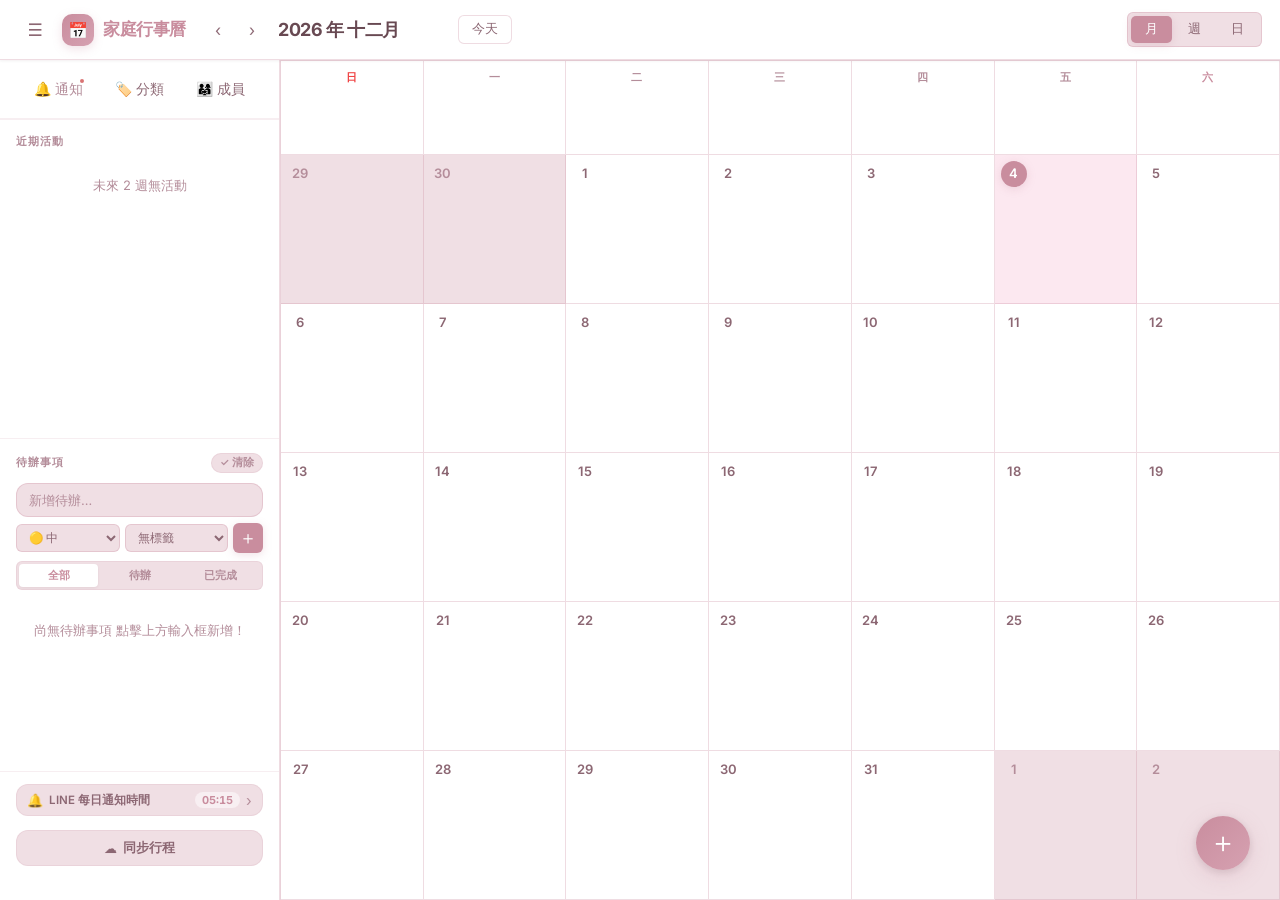
<file: index.html>
<!DOCTYPE html>
<html lang="zh-TW">
<head>
  <meta charset="UTF-8" />
  <meta name="viewport" content="width=device-width, initial-scale=1.0" />
  <meta name="description" content="家庭共用行事曆 — 支援推播提醒、成員管理、分類管理與月週日三種視圖" />
  <meta name="theme-color" content="#6366f1" />
  <title>家庭行事曆 📅</title>
  <link rel="stylesheet" href="style.css?v=7" />
  <link rel="manifest" href="manifest.json" />
</head>
<body>
<div id="app">

  <!-- ── HEADER ── -->
  <header id="header">
    <button id="btn-sidebar" class="btn-icon" title="側欄">☰</button>

    <span class="header-logo" id="header-logo-btn" style="cursor:pointer;" title="點擊修改名稱">
      <span class="logo-icon">📅</span>
      <span id="calendar-name-display">家庭行事曆</span>
    </span>

    <div class="header-nav">
      <button id="btn-prev" class="nav-btn" title="上一期">‹</button>
      <button id="btn-next" class="nav-btn" title="下一期">›</button>
    </div>

    <h1 id="cal-title">載入中…</h1>
    <button id="btn-today" class="btn-today">今天</button>

    <div class="header-spacer"></div>

    <div class="view-toggle" role="group" aria-label="視圖切換">
      <button class="view-btn active" data-view="month" id="view-month">月</button>
      <button class="view-btn" data-view="week"  id="view-week">週</button>
      <button class="view-btn" data-view="day"   id="view-day">日</button>
    </div>
  </header>

  <!-- ── SIDEBAR ── -->
  <aside id="sidebar">
    <div class="sidebar-section" style="display: flex; gap: 6px; justify-content: space-evenly; border-bottom: 1px solid var(--border-soft); padding: 12px 16px;">
      <button id="btn-notif"           class="btn-icon" style="width: auto; padding: 0 8px; font-size: 14px;" title="開啟推播通知">🔔 通知</button>
      <button id="btn-open-categories" class="btn-icon" style="width: auto; padding: 0 8px; font-size: 14px;" title="管理分類">🏷️ 分類</button>
      <button id="btn-open-members"    class="btn-icon" style="width: auto; padding: 0 8px; font-size: 14px;" title="管理家庭成員">👨‍👩‍👧 成員</button>
    </div>
    <div class="sidebar-section" style="flex:1; display:flex; flex-direction:column; min-height:0; padding-bottom:0;">
      <div class="sidebar-label" style="flex-shrink:0;">近期活動</div>
      <div id="upcoming-list" style="flex:1; overflow-y:auto; padding-bottom:14px; margin:0 -4px; padding:0 4px;"></div>
    </div>

    <!-- ── TODO LIST ── -->
    <div class="sidebar-section todo-section" style="flex:1; display:flex; flex-direction:column; min-height:0; gap:0;">
      <div class="todo-header">
        <div class="sidebar-label" style="margin-bottom:0;">待辦事項</div>
        <div class="todo-header-actions">
          <span id="todo-count-badge" class="todo-count-badge"></span>
          <button id="btn-clear-done-todos" class="todo-clear-btn" title="清除已完成">✓ 清除</button>
        </div>
      </div>

      <!-- Add todo input -->
      <div class="todo-add-row">
        <input id="todo-input" class="todo-input" type="text" placeholder="新增待辦…" maxlength="60" autocomplete="off" />
        <div class="todo-add-options">
          <select id="todo-priority" class="todo-select" title="優先度">
            <option value="high">🔴 高</option>
            <option value="medium" selected>🟡 中</option>
            <option value="low">🟢 低</option>
          </select>
          <select id="todo-category" class="todo-select" title="分類標籤">
            <option value="">無標籤</option>
          </select>
          <button id="btn-add-todo" class="todo-add-btn" title="新增">＋</button>
        </div>
      </div>

      <!-- Filter tabs -->
      <div class="todo-filter-tabs">
        <button class="todo-tab active" data-filter="all" id="todo-tab-all">全部</button>
        <button class="todo-tab" data-filter="pending" id="todo-tab-pending">待辦</button>
        <button class="todo-tab" data-filter="done" id="todo-tab-done">已完成</button>
      </div>

      <!-- Todo list -->
      <div id="todo-list" class="todo-list"></div>
    </div>

    <!-- GitHub Sync -->
    <div class="sidebar-sync">
      <!-- LINE Notify Time (collapsible) -->
      <div class="line-notify-collapsible">
        <button id="btn-line-notify-toggle" class="line-notify-toggle-btn" title="展開/收合 LINE 通知時間設定" aria-expanded="false">
          <span class="line-notify-toggle-icon">🔔</span>
          <span class="line-notify-toggle-label">LINE 每日通知時間</span>
          <span class="line-notify-current-time" id="line-notify-time-display"></span>
          <span class="line-notify-chevron">›</span>
        </button>
        <div class="line-notify-body" id="line-notify-body">
          <div class="line-notify-inner">
            <div style="display: flex; gap: 8px;">
              <input type="time" id="line-notify-time" class="form-input" style="flex: 1; padding: 4px 8px; font-size: 13px;">
              <button id="btn-save-notify-time" class="btn-primary" style="padding: 4px 12px; font-size: 13px; width: auto;">儲存</button>
            </div>
          </div>
        </div>
      </div>
      <button id="btn-github-sync" class="github-sync-btn" title="同步行程到 GitHub（讓每日 LINE 通知生效）">
        <span id="sync-icon">☁️</span> 同步行程
      </button>
      <div id="sync-status" class="sync-status"></div>
    </div>
  </aside>

  <!-- ── MAIN ── -->
  <main id="main">
    <div id="calendar-container"></div>
  </main>

</div>

<!-- ── DAY PANEL ── -->
<div id="day-panel" role="complementary" aria-label="當日活動">
  <div class="day-panel-header">
    <div id="day-panel-title">活動詳情</div>
    <button id="day-panel-close" title="關閉">✕</button>
  </div>
  <div id="day-panel-list"></div>
  <div class="day-panel-footer">
    <button id="day-panel-add" type="button">＋ 新增活動</button>
  </div>
</div>

<!-- ── MODAL OVERLAY ── -->
<div id="modal-overlay" role="presentation"></div>

<!-- ── EVENT VIEW MODAL (compact popup) ── -->
<div id="event-view-modal" class="modal event-popup" role="dialog" aria-modal="true">
  <!-- Top action bar -->
  <div class="popup-action-bar">
    <div class="popup-action-spacer"></div>
    <button id="btn-edit-event"         class="popup-action-btn" title="編輯">✏️</button>
    <button id="btn-delete-event-view"  class="popup-action-btn" title="刪除">🗑️</button>
    <button id="btn-close-view-modal"   class="popup-action-btn popup-action-close" title="關閉">✕</button>
  </div>
  <!-- Content (injected by JS) -->
  <div id="event-view-body" class="popup-body"></div>
</div>

<!-- ── EVENT MODAL (EDIT) ── -->
<div id="event-modal" class="modal" role="dialog" aria-modal="true" aria-labelledby="modal-title">
  <div class="modal-header">
    <div id="modal-title">新增活動</div>
    <button id="btn-close-modal" title="關閉">✕</button>
  </div>

  <div class="modal-body">

    <!-- Title -->
    <div class="form-group">
      <label class="form-label" for="ev-title">活動標題 *</label>
      <input id="ev-title" class="form-input" type="text" placeholder="輸入活動名稱…" maxlength="80" autocomplete="off" />
    </div>

    <!-- All day toggle -->
    <div class="toggle-row">
      <input type="checkbox" id="ev-allday" class="toggle-input" />
      <label for="ev-allday">整天活動</label>
    </div>

    <!-- All-day date range (shown when allDay is checked) -->
    <div id="allday-fields" style="display:none; gap:10px;">
      <div class="form-group" style="flex:1">
        <label class="form-label" for="ev-allday-start">開始日期 *</label>
        <input id="ev-allday-start" class="form-input" type="date" />
      </div>
      <div class="form-group" style="flex:1">
        <label class="form-label" for="ev-allday-end">結束日期</label>
        <input id="ev-allday-end" class="form-input" type="date" />
      </div>
    </div>

    <!-- DateTime (shown when NOT allDay) -->
    <div id="time-fields">
      <div class="form-group">
        <label class="form-label" for="ev-datetime">開始時間 *</label>
        <input id="ev-datetime" class="form-input" type="datetime-local" />
      </div>
      <div class="form-group">
        <label class="form-label" for="ev-end-datetime">結束時間</label>
        <input id="ev-end-datetime" class="form-input" type="datetime-local" />
      </div>
    </div>

    <!-- Category — dynamically rendered by app.js -->
    <div class="form-group">
      <div class="form-label">分類</div>
      <div id="cat-pills-container" class="cat-pills"></div>
    </div>

    <!-- Members -->
    <div class="form-group">
      <div class="form-label">參與成員</div>
      <div id="member-checkboxes"></div>
    </div>

    <!-- Location -->
    <div class="form-group">
      <label class="form-label" for="ev-location">地點</label>
      <input id="ev-location" class="form-input" type="text" placeholder="輸入地點（選填）" />
    </div>

    <!-- URL -->
    <div class="form-group">
      <label class="form-label" for="ev-url">網址連結</label>
      <input id="ev-url" class="form-input" type="url" placeholder="https://...（選填）" />
    </div>

    <!-- Description -->
    <div class="form-group">
      <label class="form-label" for="ev-description">備註</label>
      <textarea id="ev-description" class="form-textarea" placeholder="新增備註說明（選填）…"></textarea>
    </div>

    <!-- Reminder -->
    <div class="form-group">
      <label class="form-label">提醒時間 (活動開始前)</label>
      <div style="display: flex; gap: 8px; align-items: center;">
        <select id="ev-reminder-toggle" class="form-select" style="width: 110px;">
          <option value="custom">開啟提醒</option>
          <option value="none">不提醒</option>
        </select>
        <input id="ev-reminder-value" type="number" class="form-input" value="30" min="0" style="width: 70px; padding: 6px 8px;" />
        <select id="ev-reminder-unit" class="form-select" style="width: 80px; padding: 6px 8px;">
          <option value="1">分鐘</option>
          <option value="60">小時</option>
          <option value="1440">天</option>
        </select>
      </div>
    </div>

    <!-- Repeat -->
    <div class="form-group">
      <label class="form-label" for="ev-repeat">重複</label>
      <select id="ev-repeat" class="form-select">
        <option value="none">不重複</option>
        <option value="daily">每天</option>
        <option value="weekly">每週</option>
        <option value="monthly">每月</option>
        <option value="yearly">每年</option>
      </select>
    </div>

    <!-- Advanced Repeat Options -->
    <div id="advanced-repeat-options" style="display: none; flex-direction: column; gap: 12px; margin-top: 4px; padding: 14px; background: var(--bg-hover); border-radius: var(--radius-md); border: 1px solid var(--border-soft);">
      
      <!-- Weekly specific days -->
      <div id="repeat-weekly-days" class="form-group" style="display: none;">
        <label class="form-label">重複於星期</label>
        <div class="weekly-day-pills">
          <label class="weekly-day-pill"><input type="checkbox" value="1"><span>一</span></label>
          <label class="weekly-day-pill"><input type="checkbox" value="2"><span>二</span></label>
          <label class="weekly-day-pill"><input type="checkbox" value="3"><span>三</span></label>
          <label class="weekly-day-pill"><input type="checkbox" value="4"><span>四</span></label>
          <label class="weekly-day-pill"><input type="checkbox" value="5"><span>五</span></label>
          <label class="weekly-day-pill"><input type="checkbox" value="6"><span>六</span></label>
          <label class="weekly-day-pill"><input type="checkbox" value="0"><span>日</span></label>
        </div>
      </div>

      <!-- Monthly specific date -->
      <div id="repeat-monthly-date" class="form-group" style="display: none;">
        <label class="form-label" for="ev-repeat-monthly-date">每月重複於</label>
        <div style="display: flex; align-items: center; gap: 8px;">
          <span style="font-size: 13px; color: var(--text-secondary);">每月</span>
          <input id="ev-repeat-monthly-date" class="form-input" type="number" min="1" max="31" value="1" style="width: 70px; padding: 6px 8px; text-align: center;" />
          <span style="font-size: 13px; color: var(--text-secondary);">日</span>
        </div>
      </div>

      <!-- Repeat End -->
      <div class="form-group">
        <label class="form-label">結束重複</label>
        <div style="display: flex; flex-direction: column; gap: 8px; margin-top: 4px;">
          <label style="display: flex; align-items: center; gap: 8px; font-size: 13px; cursor: pointer;">
            <input type="radio" name="ev-repeat-end-type" value="never" checked class="toggle-input" style="border-radius: 50%;"> 永不結束
          </label>
          <label style="display: flex; align-items: center; gap: 8px; font-size: 13px; cursor: pointer;">
            <input type="radio" name="ev-repeat-end-type" value="date" class="toggle-input" style="border-radius: 50%;"> 
            直到 <input id="ev-repeat-end-date" type="date" class="form-input" style="width: 140px; padding: 4px 8px;" disabled />
          </label>
          <label style="display: flex; align-items: center; gap: 8px; font-size: 13px; cursor: pointer;">
            <input type="radio" name="ev-repeat-end-type" value="count" class="toggle-input" style="border-radius: 50%;"> 
            重複 <input id="ev-repeat-end-count" type="number" class="form-input" min="1" max="999" value="10" style="width: 70px; padding: 4px 8px;" disabled /> 次後結束
          </label>
        </div>
      </div>

    </div>

  </div>

  <div class="modal-footer">
    <button id="btn-save-event" class="btn-primary" type="button">儲存活動</button>
    <button id="btn-close-modal-footer" class="btn-secondary" type="button">取消</button>
    <button id="btn-delete-event" class="btn-danger" type="button" style="display:none">🗑 刪除</button>
  </div>
</div>

<!-- ── MEMBER MODAL ── -->
<div id="member-modal" class="modal" role="dialog" aria-modal="true">
  <div class="modal-header">
    <div style="font-size:17px;font-weight:700;flex:1">👨‍👩‍👧 家庭成員</div>
    <button id="btn-close-member-modal" title="關閉"
      style="width:30px;height:30px;border-radius:6px;color:var(--text-muted);font-size:18px;display:flex;align-items:center;justify-content:center;transition:var(--transition);">✕</button>
  </div>
  <div class="modal-body">
    <div id="member-list" style="display:flex;flex-direction:column;gap:8px;"></div>
    <div class="member-add-form">
      <div class="form-group" style="flex:1;min-width:120px">
        <label class="form-label" for="new-member-name">成員名稱</label>
        <input id="new-member-name" class="form-input" type="text" placeholder="e.g. 奶奶" maxlength="20" />
      </div>
      <div class="form-group">
        <label class="form-label">表情</label>
        <input id="new-member-emoji" class="member-emoji-input" type="text" maxlength="2" placeholder="👤" />
      </div>
      <div class="form-group">
        <label class="form-label">顏色</label>
        <input id="new-member-color" class="member-color-input" type="color" value="#818cf8" />
      </div>
      <button id="btn-add-member" class="btn-add-member" type="button">＋ 新增</button>
    </div>
  </div>
</div>

<!-- ── CATEGORY MODAL ── -->
<div id="category-modal" class="modal" role="dialog" aria-modal="true">
  <div class="modal-header">
    <div style="font-size:17px;font-weight:700;flex:1">🏷️ 管理分類</div>
    <button id="btn-close-category-modal" title="關閉"
      style="width:30px;height:30px;border-radius:6px;color:var(--text-muted);font-size:18px;display:flex;align-items:center;justify-content:center;transition:var(--transition);">✕</button>
  </div>
  <div class="modal-body">

    <!-- Category list (rendered by JS) -->
    <div class="category-list" id="category-list"></div>

    <!-- Add new category -->
    <div class="category-add-form">
      <div class="form-group" style="flex:1;min-width:120px">
        <label class="form-label" for="new-cat-label">分類名稱</label>
        <input id="new-cat-label" class="form-input" type="text" placeholder="e.g. 運動" maxlength="16" />
      </div>
      <div class="form-group">
        <label class="form-label">表情</label>
        <input id="new-cat-emoji" class="member-emoji-input" type="text" maxlength="2" placeholder="🏷️" />
      </div>
      <div class="form-group">
        <label class="form-label">顏色</label>
        <input id="new-cat-color" class="member-color-input" type="color" value="#6366f1" />
      </div>
      <button id="btn-add-category" class="btn-add-member" type="button">＋ 新增</button>
    </div>

  </div>
  <div class="modal-footer">
    <button id="btn-reset-categories" class="btn-secondary" type="button" style="font-size:12.5px;">
      ↺ 重置為預設
    </button>
  </div>
</div>

<!-- ── REPEAT ACTION MODAL ── -->
<div id="repeat-action-modal" class="modal" role="dialog" aria-modal="true" style="z-index: 2000; width: 320px;">
  <div class="modal-header" style="border-bottom: none; padding-bottom: 0;">
    <div style="font-size:16px;font-weight:700;">編輯重複活動</div>
  </div>
  <div class="modal-body" style="padding-top: 10px;">
    <div style="font-size: 14px; color: var(--text-secondary); margin-bottom: 16px;">
      這是一個重複的活動。你要套用變更到哪個範圍？
    </div>
    <div style="display: flex; flex-direction: column; gap: 8px;">
      <button id="btn-repeat-only-this" class="btn-primary" style="background: var(--bg-hover); color: var(--text-main);">僅此活動</button>
      <button id="btn-repeat-following" class="btn-primary" style="background: var(--bg-hover); color: var(--text-main);">此活動及後續活動</button>
      <button id="btn-repeat-all" class="btn-primary" style="background: var(--bg-hover); color: var(--text-main);">所有活動</button>
    </div>
  </div>
  <div class="modal-footer" style="border-top: none;">
    <button id="btn-repeat-cancel" class="btn-secondary" style="width: 100%;">取消</button>
  </div>
</div>

<!-- ── FAB ── -->
<button id="btn-add-event" title="新增活動" aria-label="新增活動">＋</button>

<!-- ── TOAST ── -->
<div id="toast" role="status" aria-live="polite"></div>

<script type="module" src="app.js?v=27"></script>
</body>
</html>
</file>
<file: style.css>
/* ============================================================
   style.css — Family Calendar · Light Theme Design System
   ============================================================ */

@import url('https://fonts.googleapis.com/css2?family=Inter:wght@300;400;500;600;700&display=swap');

/* ── CSS Variables ───────────────────────────────────────── */
:root {
  --bg-base:     #f8eff2;
  --bg-surface:  #ffffff;
  --bg-elevated: #f0dfe4;
  --bg-hover:    rgba(201, 141, 158, 0.12);
  --bg-glass:    rgba(255, 255, 255, 0.85);

  --border:      rgba(201, 141, 158, 0.3);
  --border-soft: rgba(201, 141, 158, 0.15);
  --border-focus: #c98d9e;

  --accent:      #c98d9e;
  --accent-2:    #d6a1b1;
  --accent-light: #f8eff2;
  --accent-glow: rgba(201, 141, 158, 0.25);

  --text-primary:   #684952;
  --text-secondary: #8c6773;
  --text-muted:     #b48d9a;

  --success: #678b7b;
  --danger:  #d97373;
  --warning: #d9ab55;

  --radius-sm:   6px;
  --radius-md:   12px;
  --radius-lg:   18px;
  --radius-xl:   24px;
  --radius-full: 9999px;

  --shadow-xs: 0 1px 3px rgba(104,73,82,0.05), 0 1px 2px rgba(104,73,82,0.03);
  --shadow-sm: 0 3px 10px rgba(104,73,82,0.07), 0 1px 3px rgba(104,73,82,0.04);
  --shadow-md: 0 8px 28px rgba(104,73,82,0.1), 0 3px 8px rgba(104,73,82,0.05);
  --shadow-lg: 0 20px 60px rgba(104,73,82,0.14), 0 8px 20px rgba(104,73,82,0.07);
  --shadow-glow: 0 0 0 3px var(--accent-glow);

  --sidebar-w: 280px;
  --header-h:  60px;
  --transition: 0.2s cubic-bezier(0.4,0,0.2,1);
}

/* ── Reset ───────────────────────────────────────────────── */
*, *::before, *::after { box-sizing: border-box; margin: 0; padding: 0; }
html, body { height: 100%; overflow: hidden; }
body {
  font-family: 'Inter', system-ui, sans-serif;
  background: var(--bg-base);
  color: var(--text-primary);
  font-size: 14px;
  line-height: 1.5;
  -webkit-font-smoothing: antialiased;
}
button { cursor: pointer; border: none; background: none; font-family: inherit; }
input, textarea, select { font-family: inherit; }

/* ── Scrollbar ───────────────────────────────────────────── */
::-webkit-scrollbar { width: 6px; height: 6px; }
::-webkit-scrollbar-track { background: transparent; }
::-webkit-scrollbar-thumb { background: rgba(0,0,0,0.12); border-radius: 3px; }
::-webkit-scrollbar-thumb:hover { background: rgba(0,0,0,0.2); }

/* ── Layout ──────────────────────────────────────────────── */
#app {
  display: grid;
  grid-template-rows: var(--header-h) 1fr;
  grid-template-columns: var(--sidebar-w) 1fr;
  grid-template-areas:
    "header header"
    "sidebar main";
  height: 100dvh;
  width: 100vw;
  transition: grid-template-columns var(--transition);
}

body.sidebar-closed #app {
  grid-template-columns: 0px 1fr;
}
body.sidebar-closed #sidebar {
  opacity: 0;
  pointer-events: none;
  visibility: hidden;
}

/* ── Header ──────────────────────────────────────────────── */
#header {
  grid-area: header;
  display: flex;
  align-items: center;
  gap: 10px;
  padding: 0 18px;
  background: var(--bg-surface);
  border-bottom: 1px solid var(--border);
  z-index: 100;
  box-shadow: var(--shadow-xs);
}

.header-logo {
  display: flex;
  align-items: center;
  gap: 9px;
  font-weight: 700;
  font-size: 17px;
  color: var(--accent);
  text-decoration: none;
  margin-right: 6px;
  letter-spacing: -0.4px;
}
.header-logo .logo-icon {
  width: 32px; height: 32px;
  background: linear-gradient(135deg, var(--accent), var(--accent-2));
  border-radius: 10px;
  display: flex; align-items: center; justify-content: center;
  font-size: 16px;
  box-shadow: 0 3px 10px var(--accent-glow);
  color: white;
}

#cal-title {
  font-size: 18px;
  font-weight: 700;
  color: var(--text-primary);
  min-width: 170px;
  letter-spacing: -0.4px;
}

.header-nav { display: flex; gap: 2px; }
.nav-btn {
  width: 32px; height: 32px;
  border-radius: var(--radius-sm);
  display: flex; align-items: center; justify-content: center;
  color: var(--text-secondary);
  font-size: 16px;
  transition: var(--transition);
}
.nav-btn:hover { background: var(--bg-hover); color: var(--accent); }

.btn-today {
  padding: 5px 13px;
  border: 1.5px solid var(--border);
  border-radius: var(--radius-sm);
  color: var(--text-secondary);
  font-size: 12.5px;
  font-weight: 500;
  transition: var(--transition);
  background: var(--bg-surface);
}
.btn-today:hover { border-color: var(--accent); color: var(--accent); background: var(--accent-light); }

.header-spacer { flex: 1; }

/* View toggle */
.view-toggle {
  display: flex;
  background: var(--bg-elevated);
  border-radius: var(--radius-sm);
  padding: 3px;
  gap: 2px;
  border: 1px solid var(--border);
}
.view-btn {
  padding: 5px 14px;
  border-radius: 5px;
  font-size: 12.5px;
  font-weight: 500;
  color: var(--text-secondary);
  transition: var(--transition);
}
.view-btn:hover { color: var(--accent); background: var(--bg-hover); }
.view-btn.active {
  background: var(--accent);
  color: #fff;
  box-shadow: 0 2px 8px var(--accent-glow);
}

/* Header icon buttons */
.btn-icon {
  width: 34px; height: 34px;
  border-radius: var(--radius-sm);
  display: flex; align-items: center; justify-content: center;
  color: var(--text-secondary);
  font-size: 17px;
  transition: var(--transition);
  position: relative;
}
.btn-icon:hover { background: var(--bg-hover); color: var(--accent); }

.btn-icon.notif-off { color: var(--text-muted); }
.btn-icon.notif-off::after {
  content: '';
  position: absolute;
  top: 5px; right: 5px;
  width: 8px; height: 8px;
  background: var(--danger);
  border-radius: 50%;
  border: 2px solid var(--bg-surface);
  animation: pulse-dot 2s infinite;
}
@keyframes pulse-dot {
  0%, 100% { transform: scale(1); opacity: 1; }
  50% { transform: scale(1.3); opacity: 0.7; }
}

/* ── Sidebar ─────────────────────────────────────────────── */
#sidebar {
  grid-area: sidebar;
  background: var(--bg-surface);
  border-right: 1px solid var(--border);
  display: flex;
  flex-direction: column;
  overflow: hidden;
  transition: var(--transition);
}

.sidebar-section { padding: 14px 16px; }
.sidebar-section + .sidebar-section { border-top: 1px solid var(--border-soft); }

.sidebar-label {
  font-size: 10.5px;
  font-weight: 700;
  letter-spacing: 1px;
  text-transform: uppercase;
  color: var(--text-muted);
  margin-bottom: 10px;
}

/* GitHub Sync */
.sidebar-sync {
  padding: 12px 16px;
  border-top: 1px solid var(--border-soft);
  display: flex;
  flex-direction: column;
  gap: 6px;
}
/* LINE Notify collapsible */
.line-notify-collapsible {
  margin-bottom: 8px;
  border-radius: var(--radius-md);
  border: 1px solid var(--border-soft);
  overflow: hidden;
  background: var(--bg-elevated);
}

.line-notify-toggle-btn {
  width: 100%;
  display: flex;
  align-items: center;
  gap: 6px;
  padding: 7px 10px;
  background: none;
  border: none;
  cursor: pointer;
  font-family: inherit;
  text-align: left;
  transition: var(--transition);
}
.line-notify-toggle-btn:hover { background: var(--bg-hover); }

.line-notify-toggle-icon { font-size: 13px; flex-shrink: 0; }

.line-notify-toggle-label {
  font-size: 11.5px;
  font-weight: 600;
  color: var(--text-secondary);
  flex: 1;
  white-space: nowrap;
}

.line-notify-current-time {
  font-size: 11px;
  font-weight: 700;
  color: var(--accent);
  background: var(--accent-light);
  border-radius: var(--radius-full);
  padding: 1px 7px;
  font-variant-numeric: tabular-nums;
}

.line-notify-chevron {
  font-size: 15px;
  color: var(--text-muted);
  transition: transform var(--transition);
  line-height: 1;
  flex-shrink: 0;
}
.line-notify-collapsible.open .line-notify-chevron {
  transform: rotate(90deg);
}

.line-notify-body {
  max-height: 0;
  overflow: hidden;
  transition: max-height 0.25s cubic-bezier(0.4, 0, 0.2, 1);
}
.line-notify-collapsible.open .line-notify-body {
  max-height: 80px;
}

.line-notify-inner {
  padding: 4px 10px 10px;
  border-top: 1px solid var(--border-soft);
}

.github-sync-btn {
  width: 100%;
  padding: 8px 12px;
  border-radius: var(--radius-md);
  background: var(--bg-elevated);
  border: 1px solid var(--border-soft);
  color: var(--text-secondary);
  font-size: 13px;
  font-weight: 600;
  cursor: pointer;
  transition: var(--transition);
  display: flex;
  align-items: center;
  justify-content: center;
  gap: 6px;
}
.github-sync-btn:hover { background: var(--bg-hover); color: var(--accent); border-color: var(--accent); }
.github-sync-btn:disabled { opacity: 0.6; cursor: not-allowed; }
.sync-status {
  font-size: 11.5px;
  color: var(--text-muted);
  text-align: center;
  min-height: 16px;
  transition: var(--transition);
}
.sync-status.success { color: #16a34a; }
.sync-status.error   { color: var(--danger); }
.sync-status.syncing { color: var(--accent); }

/* Mini Calendar */
.mini-cal-title {
  font-size: 13px;
  font-weight: 600;
  color: var(--text-primary);
  margin-bottom: 10px;
  text-align: center;
}
.mini-cal-grid {
  display: grid;
  grid-template-columns: repeat(7, 1fr);
  gap: 2px;
  text-align: center;
}
.mini-cal-head {
  font-size: 10px;
  font-weight: 600;
  color: var(--text-muted);
  padding: 3px 0;
}
.mini-cal-day {
  font-size: 12px;
  padding: 5px 0;
  border-radius: var(--radius-sm);
  cursor: pointer;
  color: var(--text-secondary);
  transition: var(--transition);
}
.mini-cal-day:hover { background: var(--accent-light); color: var(--accent); }
.mini-cal-day.today {
  background: var(--accent);
  color: #fff;
  font-weight: 700;
  box-shadow: 0 2px 8px var(--accent-glow);
}

/* Upcoming events */
.upcoming-date-label {
  font-size: 10.5px;
  font-weight: 700;
  color: var(--accent);
  text-transform: uppercase;
  letter-spacing: 0.5px;
  margin: 10px 0 4px;
}
.upcoming-item {
  display: flex;
  align-items: center;
  gap: 10px;
  padding: 7px 8px;
  border-radius: var(--radius-md);
  cursor: pointer;
  transition: var(--transition);
}
.upcoming-item:hover { background: var(--bg-hover); }
.upcoming-dot {
  width: 8px; height: 8px;
  border-radius: 50%;
  background: var(--ev-color, var(--accent));
  flex-shrink: 0;
}
.upcoming-info { flex: 1; min-width: 0; }
.upcoming-title {
  font-size: 13px;
  font-weight: 500;
  color: var(--text-primary);
  white-space: nowrap;
  overflow: hidden;
  text-overflow: ellipsis;
}
.upcoming-time { font-size: 11px; color: var(--text-muted); margin-top: 1px; }
.upcoming-avatar {
  width: 22px; height: 22px;
  border-radius: 50%;
  display: flex; align-items: center; justify-content: center;
  font-size: 11px;
  flex-shrink: 0;
}
.upcoming-empty { font-size: 13px; color: var(--text-muted); text-align: center; padding: 16px 0; }

/* ── Main area ───────────────────────────────────────────── */
#main {
  grid-area: main;
  display: flex;
  flex-direction: column;
  overflow: hidden;
  background: var(--bg-base);
  position: relative;
}

#calendar-container {
  flex: 1;
  overflow: hidden;
  position: relative;
}

/* ── MONTH GRID ──────────────────────────────────────────── */
.cal-month-grid {
  display: grid;
  grid-template-columns: repeat(7, 1fr);
  height: 100%;
  border-left: 1px solid var(--border);
  border-top: 1px solid var(--border);
  background: var(--bg-base);
}

.cal-weekday-header {
  padding: 9px 0;
  text-align: center;
  font-size: 10.5px;
  font-weight: 700;
  letter-spacing: 0.8px;
  text-transform: uppercase;
  color: var(--text-muted);
  border-right: 1px solid var(--border);
  border-bottom: 1px solid var(--border);
  background: var(--bg-surface);
}
.cal-weekday-header.sunday  { color: #ef4444; }
.cal-weekday-header.saturday { color: var(--accent); }

.cal-day-cell {
  border-right: 1px solid var(--border);
  border-bottom: 1px solid var(--border);
  padding: 6px;
  cursor: crosshair;
  user-select: none;
  transition: background var(--transition);
  display: flex;
  flex-direction: column;
  gap: 3px;
  min-height: 90px;
  overflow: hidden;
  background: var(--bg-surface);
}
.cal-day-cell:hover { background: #fdf5f8; }
.cal-day-cell.faded { background: var(--bg-elevated); }
.cal-day-cell.faded .cal-day-num { color: var(--text-muted); }
.cal-day-cell.today { background: #fce8f0; }

.cal-day-num {
  font-size: 13px;
  font-weight: 600;
  color: var(--text-secondary);
  width: 26px; height: 26px;
  display: flex; align-items: center; justify-content: center;
  border-radius: 50%;
  flex-shrink: 0;
  transition: var(--transition);
}
.cal-day-cell.today .cal-day-num {
  background: var(--accent);
  color: #fff;
  box-shadow: 0 2px 8px var(--accent-glow);
}

.cal-day-events { display: flex; flex-direction: column; gap: 2px; flex: 1; overflow: hidden; }

.cal-event-pill {
  display: flex;
  align-items: center;
  gap: 5px;
  padding: 2px 7px;
  border-radius: var(--radius-sm);
  background: color-mix(in srgb, var(--ev-color, var(--accent)) 14%, white);
  border-left: 2.5px solid var(--ev-color, var(--accent));
  cursor: pointer;
  transition: var(--transition);
  overflow: hidden;
}
.cal-event-pill:hover {
  background: color-mix(in srgb, var(--ev-color, var(--accent)) 22%, white);
}
.ev-dot {
  width: 5px; height: 5px;
  border-radius: 50%;
  background: var(--ev-color, var(--accent));
  flex-shrink: 0;
}
.ev-time { font-size: 10px; color: var(--ev-color, var(--accent)); font-weight: 600; flex-shrink: 0; }
.ev-title { font-size: 11.5px; color: var(--text-primary); white-space: nowrap; overflow: hidden; text-overflow: ellipsis; font-weight: 500; }
.cal-event-more {
  font-size: 10.5px;
  color: var(--text-muted);
  padding: 1px 4px;
  cursor: pointer;
  transition: var(--transition);
}
.cal-event-more:hover { color: var(--accent); }

/* All-day strip in week view */
.cal-week-allday-row {
  display: flex;
  border-bottom: 1px solid var(--border);
  background: var(--bg-surface);
  flex-shrink: 0;
  padding-right: var(--scrollbar-w, 0px);
}
.cal-allday-label {
  width: 56px;
  flex-shrink: 0;
  border-right: 1px solid var(--border);
  display: flex;
  align-items: flex-start;
  justify-content: flex-end;
  font-size: 9.5px;
  font-weight: 700;
  color: var(--text-muted);
  padding: 5px 8px 0 0;
  text-transform: uppercase;
  letter-spacing: 0.5px;
}
.cal-allday-grid {
  flex: 1;
  position: relative;
  display: flex;
}
.cal-allday-bg-cell {
  flex: 1;
  border-right: 1px solid var(--border);
  min-height: 28px;
  cursor: crosshair;
  user-select: none;
}
.cal-allday-bg-cell.today-col { background: var(--accent-light); }
.cal-allday-event-bar {
  position: absolute;
  height: 20px;
  border-radius: 4px;
  background: color-mix(in srgb, var(--ev-color, var(--accent)) 18%, white);
  border-left: 3px solid var(--ev-color, var(--accent));
  font-size: 11px;
  font-weight: 500;
  color: var(--text-primary);
  padding: 1px 8px;
  white-space: nowrap;
  overflow: hidden;
  text-overflow: ellipsis;
  cursor: pointer;
  transition: var(--transition);
  z-index: 1;
}
.cal-allday-event-bar:hover {
  background: color-mix(in srgb, var(--ev-color, var(--accent)) 28%, white);
  box-shadow: var(--shadow-xs);
}

/* ── WEEK VIEW ───────────────────────────────────────────── */
.cal-week-wrapper {
  display: flex;
  flex-direction: column;
  height: 100%;
  overflow: hidden;
}
.cal-week-header {
  display: flex;
  border-bottom: 1px solid var(--border);
  background: var(--bg-surface);
  flex-shrink: 0;
  box-shadow: var(--shadow-xs);
  padding-right: var(--scrollbar-w, 0px);
}
.cal-time-spacer { width: 56px; flex-shrink: 0; border-right: 1px solid var(--border); }
.cal-week-day-header {
  flex: 1;
  text-align: center;
  padding: 10px 0;
  cursor: pointer;
  border-right: 1px solid var(--border);
  transition: var(--transition);
}
.cal-week-day-header:hover { background: var(--bg-hover); }
.cal-week-day-header.today { background: var(--accent-light); }
.week-day-name { font-size: 10.5px; font-weight: 700; color: var(--text-muted); text-transform: uppercase; letter-spacing: 0.5px; }
.week-day-num {
  font-size: 20px;
  font-weight: 700;
  color: var(--text-secondary);
  margin-top: 2px;
}
.week-day-num.today-badge {
  background: var(--accent);
  color: #fff;
  width: 36px; height: 36px;
  border-radius: 50%;
  display: flex; align-items: center; justify-content: center;
  margin: 4px auto 0;
  font-size: 18px;
  box-shadow: 0 3px 12px var(--accent-glow);
}

.cal-week-body {
  flex: 1;
  display: flex;
  overflow-y: scroll;
  position: relative;
  background: var(--bg-surface);
}

.cal-time-col {
  width: 56px;
  flex-shrink: 0;
  border-right: 1px solid var(--border);
  background: var(--bg-elevated);
}
.cal-time-label {
  height: calc(100% / 24);
  min-height: 48px;
  display: flex;
  align-items: flex-start;
  justify-content: flex-end;
  padding: 4px 8px 0 0;
  font-size: 10px;
  color: var(--text-muted);
  border-bottom: 1px solid var(--border-soft);
}

.cal-week-day-col, .cal-day-ev-col {
  flex: 1;
  position: relative;
  border-right: 1px solid var(--border);
  min-height: calc(48px * 24);
}
.cal-week-day-col.today-col { background: #fdf8fb; }
.cal-hour-line, .cal-hour-row {
  height: calc(100% / 24);
  min-height: 48px;
  border-bottom: 1px solid var(--border-soft);
  user-select: none;
  cursor: crosshair;
}

/* Drag Selection Feedback */
.drag-selecting {
  background: var(--accent-glow) !important;
  transition: none !important;
}

.cal-week-event {
  position: absolute;
  left: 3px;
  right: 3px;
  border-radius: var(--radius-sm);
  background: color-mix(in srgb, var(--ev-color, var(--accent)) 14%, white);
  border-left: 3px solid var(--ev-color, var(--accent));
  padding: 4px 7px;
  cursor: pointer;
  overflow: hidden;
  transition: var(--transition);
  z-index: 1;
  box-shadow: var(--shadow-xs);
}
.cal-week-event:hover {
  background: color-mix(in srgb, var(--ev-color, var(--accent)) 22%, white);
  box-shadow: var(--shadow-sm);
  z-index: 2;
}
.we-title { font-size: 11.5px; font-weight: 600; color: var(--text-primary); white-space: nowrap; overflow: hidden; text-overflow: ellipsis; }
.we-time  { font-size: 10px; color: var(--ev-color, var(--accent)); margin-top: 1px; font-weight: 500; }

.cal-now-line {
  position: absolute;
  left: 0; right: 0;
  height: 2px;
  background: var(--danger);
  z-index: 10;
  pointer-events: none;
}
.cal-now-line::before {
  content: '';
  position: absolute;
  left: -4px; top: -4px;
  width: 10px; height: 10px;
  background: var(--danger);
  border-radius: 50%;
}

/* ── DAY VIEW ────────────────────────────────────────────── */
.cal-day-wrapper { display: flex; flex-direction: column; height: 100%; }
.cal-day-allday {
  padding: 10px 16px;
  border-bottom: 1px solid var(--border);
  display: flex; gap: 6px; flex-wrap: wrap;
  background: var(--bg-surface);
}
.allday-pill { font-size: 12px; padding: 4px 10px; }
.cal-day-body {
  flex: 1;
  display: flex;
  overflow-y: scroll;
  background: var(--bg-surface);
}
.cal-day-ev-col { flex: 1; position: relative; min-height: calc(48px * 24); }

/* ── Day Panel ───────────────────────────────────────────── */
#day-panel {
  position: fixed;
  right: -380px;
  top: var(--header-h);
  width: 360px;
  height: calc(100dvh - var(--header-h));
  background: var(--bg-surface);
  border-left: 1px solid var(--border);
  display: flex;
  flex-direction: column;
  z-index: 200;
  transition: right var(--transition);
  box-shadow: none;
}
#day-panel.open { right: 0; box-shadow: var(--shadow-lg); }

.day-panel-header {
  padding: 16px 20px;
  border-bottom: 1px solid var(--border);
  display: flex;
  align-items: center;
}
#day-panel-title { font-size: 15px; font-weight: 700; flex: 1; color: var(--text-primary); }
#day-panel-close {
  width: 28px; height: 28px;
  border-radius: var(--radius-sm);
  color: var(--text-muted);
  font-size: 16px;
  display: flex; align-items: center; justify-content: center;
  transition: var(--transition);
}
#day-panel-close:hover { background: var(--bg-hover); color: var(--danger); }

#day-panel-list { flex: 1; overflow-y: auto; padding: 12px; display: flex; flex-direction: column; gap: 8px; }
.day-panel-empty { text-align: center; color: var(--text-muted); font-size: 13px; padding: 32px 16px; line-height: 2; }

.day-panel-event {
  display: flex;
  align-items: stretch;
  border-radius: var(--radius-md);
  overflow: hidden;
  cursor: pointer;
  background: var(--bg-elevated);
  transition: var(--transition);
  border: 1px solid var(--border-soft);
}
.day-panel-event:hover { border-color: var(--border); box-shadow: var(--shadow-sm); background: var(--bg-surface); }
.dp-color-bar { width: 4px; background: var(--ev-color, var(--accent)); flex-shrink: 0; }
.dp-info { padding: 10px 14px; flex: 1; }
.dp-title { font-size: 14px; font-weight: 600; color: var(--text-primary); }
.dp-meta  { font-size: 12px; color: var(--text-muted); margin-top: 3px; }
.dp-member { font-size: 12px; margin-top: 4px; }

.day-panel-footer { padding: 12px 16px; border-top: 1px solid var(--border); }
#day-panel-add {
  width: 100%;
  padding: 10px;
  background: var(--accent);
  color: #fff;
  border-radius: var(--radius-md);
  font-size: 14px;
  font-weight: 600;
  transition: var(--transition);
  box-shadow: 0 3px 10px var(--accent-glow);
}
#day-panel-add:hover { background: var(--accent-2); transform: translateY(-1px); }

/* ── FAB ─────────────────────────────────────────────────── */
#btn-add-event {
  position: fixed;
  bottom: 30px;
  right: 30px;
  width: 54px; height: 54px;
  border-radius: 50%;
  background: linear-gradient(135deg, var(--accent), var(--accent-2));
  color: #fff;
  font-size: 28px;
  display: flex; align-items: center; justify-content: center;
  box-shadow: 0 6px 20px var(--accent-glow), 0 2px 8px rgba(0,0,0,0.12);
  transition: var(--transition);
  z-index: 150;
}
#btn-add-event:hover {
  transform: scale(1.1) rotate(90deg);
  box-shadow: 0 10px 28px var(--accent-glow);
}

/* ── Modal ───────────────────────────────────────────────── */
#modal-overlay {
  position: fixed; inset: 0;
  background: rgba(30,34,55,0.35);
  z-index: 300;
  opacity: 0; pointer-events: none;
  transition: opacity var(--transition);
  backdrop-filter: blur(3px);
}
#modal-overlay.open { opacity: 1; pointer-events: all; }

.modal {
  position: fixed;
  top: 50%; left: 50%;
  transform: translate(-50%, -46%) scale(0.97);
  width: min(520px, 95vw);
  max-height: 88vh;
  background: var(--bg-surface);
  border: 1px solid var(--border);
  border-radius: var(--radius-xl);
  z-index: 400;
  opacity: 0; pointer-events: none;
  transition: all var(--transition);
  display: flex; flex-direction: column;
  box-shadow: var(--shadow-lg);
  overflow: hidden;
}
.modal.open {
  opacity: 1; pointer-events: all;
  transform: translate(-50%, -50%) scale(1);
}

/* ── Event popup (compact view card) ── */
.event-popup {
  width: min(380px, 95vw);
  max-height: none;
  border-radius: 12px;
  overflow: visible;
  box-shadow: 0 8px 30px rgba(0,0,0,0.18), 0 2px 8px rgba(0,0,0,0.10);
}
.popup-action-bar {
  display: flex;
  align-items: center;
  gap: 2px;
  padding: 10px 10px 4px 16px;
}
.popup-action-spacer { flex: 1; }
.popup-action-btn {
  width: 32px; height: 32px;
  border-radius: 8px;
  background: transparent;
  border: none;
  cursor: pointer;
  display: flex; align-items: center; justify-content: center;
  font-size: 15px;
  color: var(--text-muted);
  transition: var(--transition);
}
.popup-action-btn:hover { background: var(--bg-hover); }
.popup-action-btn#btn-delete-event-view:hover { background: #fee2e2; }
.popup-action-close { font-size: 17px; }
.popup-body {
  padding: 4px 20px 20px;
  display: flex;
  flex-direction: column;
  gap: 12px;
}
.popup-title-row {
  display: flex;
  align-items: flex-start;
  gap: 14px;
  margin-top: 2px;
}
.popup-color-dot {
  width: 14px; height: 14px;
  border-radius: 50%;
  flex-shrink: 0;
  margin-top: 4px;
}
.popup-title {
  font-size: 20px;
  font-weight: 700;
  color: var(--text-primary);
  line-height: 1.3;
  flex: 1;
}
.popup-info-rows {
  display: flex;
  flex-direction: column;
  gap: 8px;
  margin-left: 28px;
}
.popup-info-row {
  display: flex;
  align-items: flex-start;
  gap: 10px;
  font-size: 13.5px;
  color: var(--text-secondary);
  line-height: 1.5;
}
.popup-info-icon { flex-shrink: 0; font-size: 15px; margin-top: 1px; }
.popup-info-row a { color: var(--accent); text-decoration: none; word-break: break-all; }
.popup-info-row a:hover { text-decoration: underline; }
.popup-member-chip {
  display: inline-flex; align-items: center; gap: 5px;
  padding: 2px 10px 2px 6px;
  border-radius: 99px;
  font-size: 12px; font-weight: 600;
  border: 1px solid transparent;
}
.popup-divider {
  border: none;
  border-top: 1px solid var(--border-soft);
  margin: 0;
}
.popup-footer {
  display: flex;
  align-items: center;
  gap: 10px;
  font-size: 12.5px;
  color: var(--text-muted);
  margin-left: 28px;
}


.modal-header {
  padding: 18px 22px 14px;
  display: flex; align-items: center;
  border-bottom: 1px solid var(--border-soft);
  background: var(--bg-surface);
}
#modal-title {
  font-size: 17px;
  font-weight: 700;
  flex: 1;
  color: var(--text-primary);
}
#btn-close-modal {
  width: 30px; height: 30px;
  border-radius: var(--radius-sm);
  color: var(--text-muted);
  font-size: 18px;
  display: flex; align-items: center; justify-content: center;
  transition: var(--transition);
}
#btn-close-modal:hover { background: #fee2e2; color: var(--danger); }

.modal-body { overflow-y: auto; padding: 18px 22px; display: flex; flex-direction: column; gap: 16px; flex: 1; }
.modal-footer {
  padding: 14px 22px;
  border-top: 1px solid var(--border-soft);
  display: flex; gap: 8px; align-items: center;
  background: var(--bg-elevated);
}

/* Form fields */
.form-group { display: flex; flex-direction: column; gap: 5px; }
.form-label {
  font-size: 11.5px;
  font-weight: 700;
  color: var(--text-muted);
  text-transform: uppercase;
  letter-spacing: 0.5px;
}
.form-input, .form-select, .form-textarea {
  background: var(--bg-elevated);
  border: 1.5px solid var(--border);
  border-radius: var(--radius-md);
  color: var(--text-primary);
  padding: 9px 13px;
  font-size: 14px;
  transition: var(--transition);
  outline: none;
  width: 100%;
}
.form-input:focus, .form-select:focus, .form-textarea:focus {
  border-color: var(--accent);
  box-shadow: var(--shadow-glow);
  background: var(--bg-surface);
}
.form-input::placeholder { color: var(--text-muted); }
.form-textarea { resize: vertical; min-height: 72px; }
.form-select { appearance: none; background-image: url("data:image/svg+xml,%3Csvg xmlns='http://www.w3.org/2000/svg' width='12' height='12' viewBox='0 0 24 24'%3E%3Cpath fill='%239aa3bc' d='M7 10l5 5 5-5z'/%3E%3C/svg%3E"); background-repeat: no-repeat; background-position: right 12px center; padding-right: 32px; }

/* Time row */
#time-fields { display: flex; gap: 10px; }
#time-fields .form-group { flex: 1; }

/* All-day toggle */
.toggle-row {
  display: flex; align-items: center; gap: 8px;
  font-size: 13px; color: var(--text-secondary);
}
.toggle-input { width: 16px; height: 16px; accent-color: var(--accent); cursor: pointer; }

/* Category pills */
.cat-pills { display: flex; flex-wrap: wrap; gap: 6px; }
.cat-pill {
  padding: 5px 11px;
  border-radius: var(--radius-full);
  font-size: 12.5px;
  font-weight: 500;
  border: 1.5px solid var(--border);
  color: var(--text-secondary);
  transition: var(--transition);
  cursor: pointer;
  display: flex; align-items: center; gap: 4px;
}
.cat-pill:hover {
  border-color: var(--cat-color, var(--accent));
  color: var(--cat-color, var(--accent));
  background: color-mix(in srgb, var(--cat-color, var(--accent)) 10%, white);
}
.cat-pill.active {
  background: var(--cat-color, var(--accent));
  border-color: var(--cat-color, var(--accent));
  color: #fff;
  box-shadow: 0 2px 8px color-mix(in srgb, var(--cat-color, var(--accent)) 35%, transparent);
}

/* Member checkboxes */
#member-checkboxes { display: flex; flex-wrap: wrap; gap: 7px; }
.member-checkbox-label { cursor: pointer; }
.member-checkbox-label input { display: none; }
.member-chip {
  display: inline-flex; align-items: center; gap: 5px;
  padding: 5px 12px;
  border-radius: var(--radius-full);
  font-size: 12.5px;
  font-weight: 500;
  border: 1.5px solid color-mix(in srgb, var(--m-color, var(--accent)) 60%, transparent);
  color: var(--m-color, var(--accent));
  transition: var(--transition);
  background: color-mix(in srgb, var(--m-color, var(--accent)) 8%, white);
}
.member-checkbox-label input:checked + .member-chip {
  background: var(--m-color, var(--accent));
  border-color: var(--m-color, var(--accent));
  color: #fff;
  box-shadow: 0 2px 8px color-mix(in srgb, var(--m-color, var(--accent)) 35%, transparent);
}

/* Buttons */
.btn-primary {
  padding: 9px 22px;
  background: var(--accent);
  color: #fff;
  border-radius: var(--radius-md);
  font-size: 14px; font-weight: 600;
  transition: var(--transition);
  box-shadow: 0 3px 10px var(--accent-glow);
}
.btn-primary:hover { background: var(--accent-2); transform: translateY(-1px); box-shadow: 0 5px 14px var(--accent-glow); }
.btn-secondary {
  padding: 9px 18px;
  background: var(--bg-surface);
  border: 1.5px solid var(--border);
  color: var(--text-secondary);
  border-radius: var(--radius-md);
  font-size: 14px; font-weight: 500;
  transition: var(--transition);
}
.btn-secondary:hover { border-color: var(--accent); color: var(--accent); background: var(--accent-light); }
.btn-danger {
  padding: 9px 18px;
  background: #fef2f2;
  border: 1.5px solid #fecaca;
  color: var(--danger);
  border-radius: var(--radius-md);
  font-size: 14px; font-weight: 500;
  display: flex; align-items: center; gap: 6px;
  transition: var(--transition);
  margin-left: auto;
}
.btn-danger:hover { background: #fee2e2; border-color: var(--danger); }

/* ── Member Modal ────────────────────────────────────────── */
.member-list-item {
  display: flex; align-items: center; gap: 12px;
  padding: 10px 12px;
  border-radius: var(--radius-md);
  background: var(--bg-elevated);
  border: 1px solid var(--border-soft);
  transition: var(--transition);
}
.member-list-item:hover { border-color: var(--border); box-shadow: var(--shadow-xs); }
.member-avatar {
  width: 36px; height: 36px;
  border-radius: 50%;
  display: flex; align-items: center; justify-content: center;
  font-size: 18px;
  flex-shrink: 0;
}
.member-name { flex: 1; font-size: 14px; font-weight: 500; color: var(--text-primary); }
.member-delete {
  width: 28px; height: 28px;
  border-radius: var(--radius-sm);
  color: var(--text-muted);
  font-size: 12px;
  transition: var(--transition);
  display: flex; align-items: center; justify-content: center;
}
.member-delete:hover { background: #fee2e2; color: var(--danger); }

.member-add-form {
  display: flex; gap: 8px; align-items: flex-end;
  padding-top: 12px;
  border-top: 1px solid var(--border-soft);
  flex-wrap: wrap;
}
.member-add-form .form-group { flex: 1; min-width: 100px; }
.member-emoji-input {
  padding: 8px;
  border-radius: var(--radius-md);
  background: var(--bg-elevated);
  border: 1.5px solid var(--border);
  color: var(--text-primary);
  font-size: 20px;
  text-align: center;
  width: 48px; height: 40px;
  transition: var(--transition);
}
.member-emoji-input:focus { border-color: var(--accent); outline: none; box-shadow: var(--shadow-glow); }
.member-color-input {
  width: 48px; height: 40px;
  padding: 3px;
  border-radius: var(--radius-md);
  background: var(--bg-elevated);
  border: 1.5px solid var(--border);
  cursor: pointer;
  transition: var(--transition);
}
.member-color-input:focus { border-color: var(--accent); outline: none; }
.btn-add-member {
  padding: 9px 16px;
  background: var(--accent);
  color: #fff;
  border-radius: var(--radius-md);
  font-size: 13px; font-weight: 600;
  transition: var(--transition);
  white-space: nowrap;
  box-shadow: 0 3px 10px var(--accent-glow);
}
.btn-add-member:hover { background: var(--accent-2); }

/* ── Category Modal ──────────────────────────────────────── */
.category-list { display: flex; flex-direction: column; gap: 8px; }
.category-list-item {
  display: flex; align-items: center; gap: 12px;
  padding: 10px 12px;
  border-radius: var(--radius-md);
  background: var(--bg-elevated);
  border: 1px solid var(--border-soft);
  transition: var(--transition);
}
.category-list-item:hover { border-color: var(--border); box-shadow: var(--shadow-xs); }
.category-color-dot {
  width: 14px; height: 14px;
  border-radius: 50%;
  flex-shrink: 0;
}
.category-emoji { font-size: 18px; }
.category-name { flex: 1; font-size: 14px; font-weight: 500; color: var(--text-primary); }
.category-edit-btn, .category-delete-btn {
  width: 28px; height: 28px;
  border-radius: var(--radius-sm);
  color: var(--text-muted);
  font-size: 13px;
  transition: var(--transition);
  display: flex; align-items: center; justify-content: center;
}
.category-edit-btn:hover { background: var(--accent-light); color: var(--accent); }
.category-delete-btn:hover { background: #fee2e2; color: var(--danger); }
.category-is-default {
  font-size: 10px;
  color: var(--text-muted);
  background: var(--bg-base);
  border: 1px solid var(--border);
  border-radius: var(--radius-full);
  padding: 2px 7px;
}

.category-add-form {
  display: flex; gap: 8px; align-items: flex-end;
  padding-top: 12px;
  border-top: 1px solid var(--border-soft);
  flex-wrap: wrap;
}
.category-add-form .form-group { flex: 1; min-width: 120px; }

/* Category inline edit */
.category-list-item.editing {
  flex-wrap: wrap;
  border-color: var(--accent);
  box-shadow: var(--shadow-glow);
}
.cat-edit-row {
  display: flex; gap: 6px; width: 100%; margin-top: 8px; align-items: center;
}
.cat-edit-row .form-input { flex: 1; padding: 6px 10px; font-size: 13px; }
.cat-save-btn {
  padding: 6px 12px;
  background: var(--accent);
  color: #fff;
  border-radius: var(--radius-sm);
  font-size: 12px; font-weight: 600;
  transition: var(--transition);
}
.cat-save-btn:hover { background: var(--accent-2); }
.cat-cancel-btn {
  padding: 6px 10px;
  background: var(--bg-elevated);
  border: 1px solid var(--border);
  color: var(--text-secondary);
  border-radius: var(--radius-sm);
  font-size: 12px;
  transition: var(--transition);
}
.cat-cancel-btn:hover { border-color: var(--danger); color: var(--danger); }

/* ── Toast ───────────────────────────────────────────────── */
#toast {
  position: fixed;
  bottom: 90px; left: 50%;
  transform: translateX(-50%) translateY(16px);
  background: var(--text-primary);
  color: #fff;
  padding: 10px 20px;
  border-radius: var(--radius-full);
  font-size: 13px;
  font-weight: 500;
  opacity: 0;
  pointer-events: none;
  transition: all 0.28s ease;
  white-space: nowrap;
  box-shadow: var(--shadow-md);
  z-index: 500;
}
#toast.show { opacity: 1; transform: translateX(-50%) translateY(0); }
#toast.toast-error { background: var(--danger); }
#toast.toast-info  { background: var(--accent); }
#toast.toast-success { background: var(--success); }

/* Weekly specific day pills */
.weekly-day-pills { display: flex; gap: 6px; flex-wrap: wrap; }
.weekly-day-pill { cursor: pointer; }
.weekly-day-pill input { display: none; }
.weekly-day-pill span {
  display: flex; align-items: center; justify-content: center;
  width: 30px; height: 30px;
  border-radius: 50%;
  font-size: 13px; font-weight: 500;
  background: var(--bg-surface);
  border: 1px solid var(--border);
  color: var(--text-secondary);
  transition: var(--transition);
}
.weekly-day-pill input:checked + span {
  background: var(--accent);
  color: white;
  border-color: var(--accent);
  box-shadow: 0 2px 6px var(--accent-glow);
}

/* ── Responsive ──────────────────────────────────────────── */
@media (max-width: 768px) {
  #app {
    grid-template-columns: minmax(0, 1fr);
    grid-template-areas:
      "header"
      "main";
  }
  #sidebar {
    position: fixed;
    left: -100%;
    top: var(--header-h);
    width: 280px;
    height: calc(100dvh - var(--header-h));
    z-index: 250;
    transition: left var(--transition);
  }
  #sidebar.open { left: 0; box-shadow: var(--shadow-lg); }
  .cal-day-cell { min-height: 60px; }
  #header { padding: 0 8px; gap: 4px; }
  #calendar-name-display { display: none; }
  .header-logo { margin-right: 0; }
  .btn-today { white-space: nowrap; padding: 4px 8px; }
  #time-fields { flex-direction: column; gap: 8px; }
  #btn-add-event { bottom: 18px; right: 18px; width: 48px; height: 48px; font-size: 22px; }
  .view-btn { padding: 5px 8px; font-size: 12px; }
  #cal-title { font-size: 15px; min-width: auto; white-space: nowrap; }
}

/* ── Todo List ───────────────────────────────────────────── */
.todo-section {
  border-top: 1px solid var(--border-soft);
  min-height: 0;
}

.todo-header {
  display: flex;
  align-items: center;
  justify-content: space-between;
  margin-bottom: 10px;
  flex-shrink: 0;
}

.todo-header-actions {
  display: flex;
  align-items: center;
  gap: 6px;
}

.todo-count-badge {
  font-size: 10.5px;
  font-weight: 700;
  color: #fff;
  background: var(--accent);
  border-radius: var(--radius-full);
  padding: 1px 7px;
  min-width: 18px;
  text-align: center;
  transition: var(--transition);
  display: none;
}
.todo-count-badge.visible { display: inline-block; }

.todo-clear-btn {
  font-size: 10.5px;
  font-weight: 600;
  color: var(--text-muted);
  padding: 2px 8px;
  border-radius: var(--radius-full);
  border: 1px solid var(--border-soft);
  background: var(--bg-elevated);
  transition: var(--transition);
  white-space: nowrap;
}
.todo-clear-btn:hover { color: var(--success); border-color: var(--success); background: #f0fdf4; }

.todo-add-row {
  display: flex;
  flex-direction: column;
  gap: 6px;
  margin-bottom: 8px;
  flex-shrink: 0;
}

.todo-input {
  width: 100%;
  padding: 8px 12px;
  border-radius: var(--radius-md);
  border: 1.5px solid var(--border);
  background: var(--bg-elevated);
  color: var(--text-primary);
  font-size: 13px;
  font-family: inherit;
  outline: none;
  transition: var(--transition);
}
.todo-input:focus {
  border-color: var(--accent);
  box-shadow: var(--shadow-glow);
  background: var(--bg-surface);
}
.todo-input::placeholder { color: var(--text-muted); }

.todo-add-options {
  display: flex;
  gap: 5px;
  align-items: center;
}

.todo-select {
  flex: 1;
  padding: 5px 8px;
  border-radius: var(--radius-sm);
  border: 1.5px solid var(--border);
  background: var(--bg-elevated);
  color: var(--text-secondary);
  font-size: 11.5px;
  font-family: inherit;
  outline: none;
  cursor: pointer;
  transition: var(--transition);
  min-width: 0;
}
.todo-select:focus { border-color: var(--accent); }

.todo-add-btn {
  width: 30px; height: 30px;
  border-radius: var(--radius-sm);
  background: var(--accent);
  color: #fff;
  font-size: 18px;
  font-weight: 300;
  display: flex; align-items: center; justify-content: center;
  flex-shrink: 0;
  transition: var(--transition);
  box-shadow: 0 2px 8px var(--accent-glow);
}
.todo-add-btn:hover { background: var(--accent-2); transform: scale(1.08); }

.todo-filter-tabs {
  display: flex;
  gap: 2px;
  margin-bottom: 8px;
  flex-shrink: 0;
  background: var(--bg-elevated);
  border-radius: var(--radius-sm);
  padding: 2px;
  border: 1px solid var(--border-soft);
}

.todo-tab {
  flex: 1;
  padding: 4px 0;
  border-radius: 4px;
  font-size: 11px;
  font-weight: 600;
  color: var(--text-muted);
  transition: var(--transition);
}
.todo-tab:hover { color: var(--accent); }
.todo-tab.active {
  background: var(--bg-surface);
  color: var(--accent);
  box-shadow: var(--shadow-xs);
}

.todo-list {
  flex: 1;
  overflow-y: auto;
  display: flex;
  flex-direction: column;
  gap: 4px;
  min-height: 0;
}

.todo-empty {
  text-align: center;
  font-size: 12.5px;
  color: var(--text-muted);
  padding: 20px 8px;
  line-height: 2;
}

.todo-item {
  display: flex;
  align-items: flex-start;
  gap: 8px;
  padding: 8px 10px;
  border-radius: var(--radius-md);
  border: 1px solid var(--border-soft);
  background: var(--bg-surface);
  transition: var(--transition);
  cursor: default;
  animation: todo-slide-in 0.18s ease;
  position: relative;
  overflow: hidden;
}

@keyframes todo-slide-in {
  from { opacity: 0; transform: translateY(-6px); }
  to   { opacity: 1; transform: translateY(0); }
}

.todo-item:hover { border-color: var(--border); box-shadow: var(--shadow-xs); }
.todo-item.done { opacity: 0.58; }
.todo-item.done .todo-text { text-decoration: line-through; color: var(--text-muted); }

/* Priority left bar */
.todo-item::before {
  content: '';
  position: absolute;
  left: 0; top: 0; bottom: 0;
  width: 3px;
  background: var(--todo-priority-color, var(--accent));
  border-radius: 3px 0 0 3px;
}

.todo-checkbox-wrap {
  flex-shrink: 0;
  margin-top: 1px;
}

.todo-checkbox {
  width: 16px; height: 16px;
  border-radius: 4px;
  border: 2px solid var(--todo-priority-color, var(--border));
  background: transparent;
  cursor: pointer;
  appearance: none;
  display: flex; align-items: center; justify-content: center;
  transition: var(--transition);
  position: relative;
  flex-shrink: 0;
}
.todo-checkbox:checked {
  background: var(--todo-priority-color, var(--accent));
  border-color: var(--todo-priority-color, var(--accent));
}
.todo-checkbox:checked::after {
  content: '✓';
  position: absolute;
  color: #fff;
  font-size: 10px;
  font-weight: 700;
}
.todo-checkbox:hover { box-shadow: 0 0 0 3px color-mix(in srgb, var(--todo-priority-color, var(--accent)) 20%, transparent); }

.todo-body {
  flex: 1;
  min-width: 0;
  display: flex;
  flex-direction: column;
  gap: 3px;
}

.todo-text {
  font-size: 12.5px;
  font-weight: 500;
  color: var(--text-primary);
  line-height: 1.4;
  word-break: break-word;
}

.todo-meta {
  display: flex;
  align-items: center;
  gap: 4px;
  flex-wrap: wrap;
}

.todo-priority-tag {
  font-size: 10px;
  font-weight: 700;
  padding: 1px 6px;
  border-radius: var(--radius-full);
  border: 1px solid var(--todo-priority-border, var(--border));
  color: var(--todo-priority-color, var(--text-muted));
  background: var(--todo-priority-bg, var(--bg-elevated));
  letter-spacing: 0.3px;
}

.todo-cat-tag {
  font-size: 10px;
  font-weight: 500;
  padding: 1px 6px;
  border-radius: var(--radius-full);
  background: color-mix(in srgb, var(--cat-color, var(--accent)) 12%, white);
  color: var(--cat-color, var(--text-secondary));
  border: 1px solid color-mix(in srgb, var(--cat-color, var(--accent)) 25%, white);
}

.todo-item-actions {
  display: flex;
  flex-direction: column;
  gap: 2px;
  flex-shrink: 0;
  opacity: 0;
  transition: var(--transition);
}
.todo-item:hover .todo-item-actions { opacity: 1; }

.todo-edit-btn {
  width: 22px; height: 22px;
  border-radius: var(--radius-sm);
  color: var(--text-muted);
  font-size: 11px;
  display: flex; align-items: center; justify-content: center;
  transition: var(--transition);
}
.todo-edit-btn:hover { background: var(--accent-light); color: var(--accent); }

.todo-delete-btn {
  width: 22px; height: 22px;
  border-radius: var(--radius-sm);
  color: var(--text-muted);
  font-size: 11px;
  display: flex; align-items: center; justify-content: center;
  transition: var(--transition);
}
.todo-delete-btn:hover { background: #fee2e2; color: var(--danger); }

/* Edit mode */
.todo-item.editing {
  border-color: var(--accent);
  box-shadow: var(--shadow-glow);
  flex-wrap: wrap;
}
.todo-edit-input {
  width: 100%;
  padding: 5px 8px;
  border-radius: var(--radius-sm);
  border: 1.5px solid var(--border);
  background: var(--bg-elevated);
  color: var(--text-primary);
  font-size: 12.5px;
  font-family: inherit;
  outline: none;
  transition: var(--transition);
  margin-bottom: 4px;
}
.todo-edit-input:focus { border-color: var(--accent); box-shadow: var(--shadow-glow); background: var(--bg-surface); }

.todo-edit-selects {
  display: flex;
  gap: 4px;
  margin-bottom: 5px;
}
.todo-edit-selects .todo-select { font-size: 11px; padding: 3px 6px; }

.todo-edit-actions {
  display: flex;
  gap: 4px;
}
.todo-save-edit-btn {
  flex: 1;
  padding: 4px 8px;
  border-radius: var(--radius-sm);
  background: var(--accent);
  color: #fff;
  font-size: 11.5px;
  font-weight: 600;
  font-family: inherit;
  transition: var(--transition);
  cursor: pointer;
  border: none;
}
.todo-save-edit-btn:hover { background: var(--accent-2); }
.todo-cancel-edit-btn {
  flex: 1;
  padding: 4px 8px;
  border-radius: var(--radius-sm);
  background: var(--bg-elevated);
  border: 1px solid var(--border);
  color: var(--text-secondary);
  font-size: 11.5px;
  font-family: inherit;
  transition: var(--transition);
  cursor: pointer;
}
.todo-cancel-edit-btn:hover { border-color: var(--danger); color: var(--danger); }
</file>
